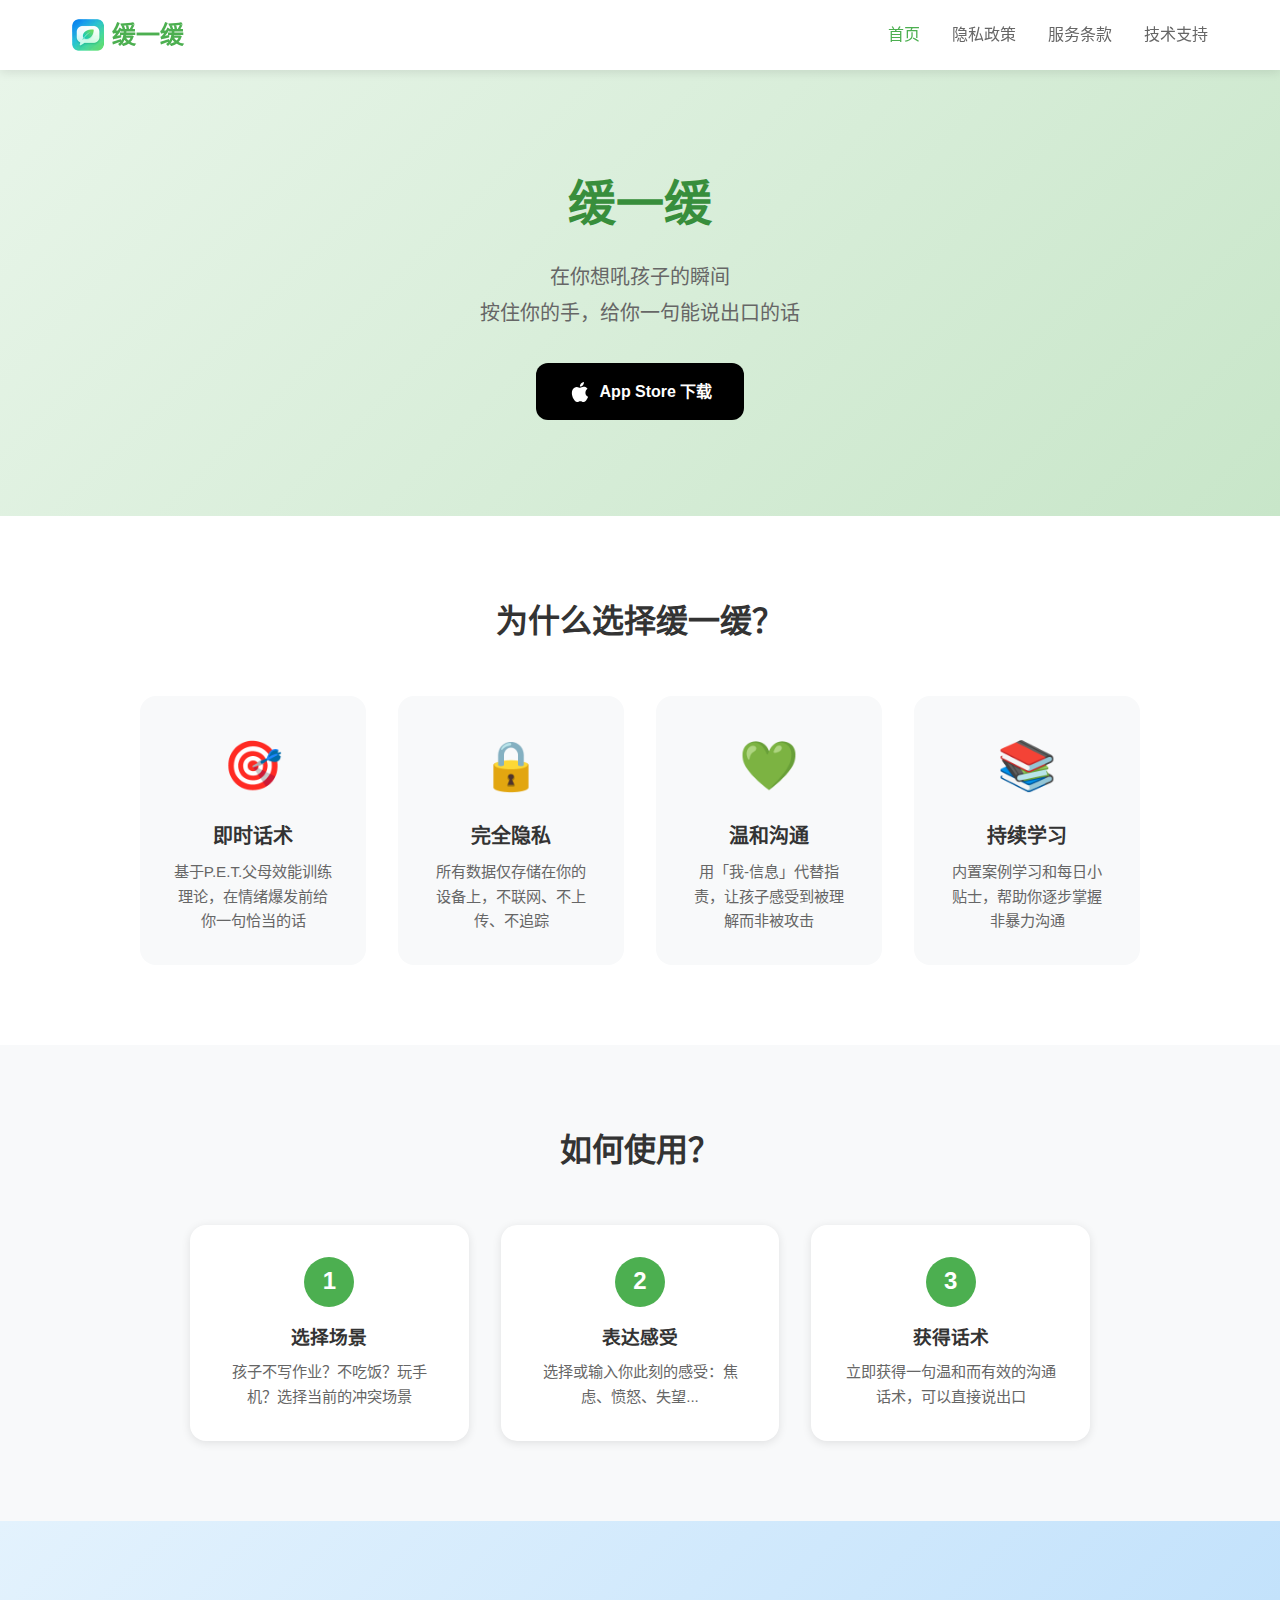
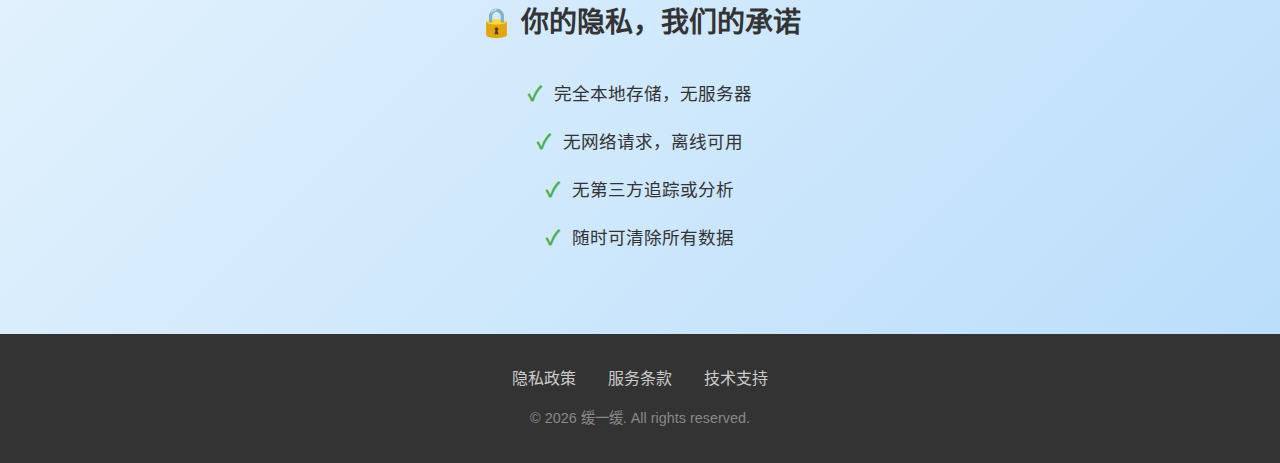
<file: index.html>
<!DOCTYPE html>
<html lang="zh-CN">
<head>
    <meta charset="UTF-8">
    <meta name="viewport" content="width=device-width, initial-scale=1.0">
    <title>缓一缓 - 在你想吼孩子的瞬间，给你一句能说出口的话</title>
    <link rel="stylesheet" href="styles.css">
    <link rel="icon" href="data:image/svg+xml,<svg xmlns='http://www.w3.org/2000/svg' viewBox='0 0 100 100'><text y='.9em' font-size='90'>🤗</text></svg>">
</head>
<body>
    <nav class="navbar">
        <div class="nav-container">
            <a href="index.html" class="logo">缓一缓</a>
            <div class="nav-links">
                <a href="index.html" class="active">首页</a>
                <a href="privacy.html">隐私政策</a>
                <a href="terms.html">服务条款</a>
                <a href="support.html">技术支持</a>
            </div>
        </div>
    </nav>

    <main>
        <!-- Hero Section -->
        <section class="hero">
            <div class="hero-content">
                <h1>缓一缓</h1>
                <p class="tagline">在你想吼孩子的瞬间<br>按住你的手，给你一句能说出口的话</p>
                <a href="#" class="download-btn">
                    <svg class="apple-icon" viewBox="0 0 24 24" fill="currentColor">
                        <path d="M18.71 19.5c-.83 1.24-1.71 2.45-3.05 2.47-1.34.03-1.77-.79-3.29-.79-1.53 0-2 .77-3.27.82-1.31.05-2.3-1.32-3.14-2.53C4.25 17 2.94 12.45 4.7 9.39c.87-1.52 2.43-2.48 4.12-2.51 1.28-.02 2.5.87 3.29.87.78 0 2.26-1.07 3.81-.91.65.03 2.47.26 3.64 1.98-.09.06-2.17 1.28-2.15 3.81.03 3.02 2.65 4.03 2.68 4.04-.03.07-.42 1.44-1.38 2.83M13 3.5c.73-.83 1.94-1.46 2.94-1.5.13 1.17-.34 2.35-1.04 3.19-.69.85-1.83 1.51-2.95 1.42-.15-1.15.41-2.35 1.05-3.11z"/>
                    </svg>
                    App Store 下载
                </a>
            </div>
        </section>

        <!-- Features Section -->
        <section class="features">
            <h2>为什么选择缓一缓？</h2>
            <div class="features-grid">
                <div class="feature-card">
                    <div class="feature-icon">🎯</div>
                    <h3>即时话术</h3>
                    <p>基于P.E.T.父母效能训练理论，在情绪爆发前给你一句恰当的话</p>
                </div>
                <div class="feature-card">
                    <div class="feature-icon">🔒</div>
                    <h3>完全隐私</h3>
                    <p>所有数据仅存储在你的设备上，不联网、不上传、不追踪</p>
                </div>
                <div class="feature-card">
                    <div class="feature-icon">💚</div>
                    <h3>温和沟通</h3>
                    <p>用「我-信息」代替指责，让孩子感受到被理解而非被攻击</p>
                </div>
                <div class="feature-card">
                    <div class="feature-icon">📚</div>
                    <h3>持续学习</h3>
                    <p>内置案例学习和每日小贴士，帮助你逐步掌握非暴力沟通</p>
                </div>
            </div>
        </section>

        <!-- How it works -->
        <section class="how-it-works">
            <h2>如何使用？</h2>
            <div class="steps">
                <div class="step">
                    <div class="step-number">1</div>
                    <h3>选择场景</h3>
                    <p>孩子不写作业？不吃饭？玩手机？选择当前的冲突场景</p>
                </div>
                <div class="step">
                    <div class="step-number">2</div>
                    <h3>表达感受</h3>
                    <p>选择或输入你此刻的感受：焦虑、愤怒、失望...</p>
                </div>
                <div class="step">
                    <div class="step-number">3</div>
                    <h3>获得话术</h3>
                    <p>立即获得一句温和而有效的沟通话术，可以直接说出口</p>
                </div>
            </div>
        </section>

        <!-- Privacy Highlight -->
        <section class="privacy-highlight">
            <div class="privacy-content">
                <h2>🔒 你的隐私，我们的承诺</h2>
                <div class="privacy-points">
                    <div class="privacy-point">
                        <span class="check">✓</span>
                        <span>完全本地存储，无服务器</span>
                    </div>
                    <div class="privacy-point">
                        <span class="check">✓</span>
                        <span>无网络请求，离线可用</span>
                    </div>
                    <div class="privacy-point">
                        <span class="check">✓</span>
                        <span>无第三方追踪或分析</span>
                    </div>
                    <div class="privacy-point">
                        <span class="check">✓</span>
                        <span>随时可清除所有数据</span>
                    </div>
                </div>
            </div>
        </section>
    </main>

    <footer>
        <div class="footer-content">
            <div class="footer-links">
                <a href="privacy.html">隐私政策</a>
                <a href="terms.html">服务条款</a>
                <a href="support.html">技术支持</a>
            </div>
            <p class="copyright">© 2026 缓一缓. All rights reserved.</p>
        </div>
    </footer>
</body>
</html>
</file>
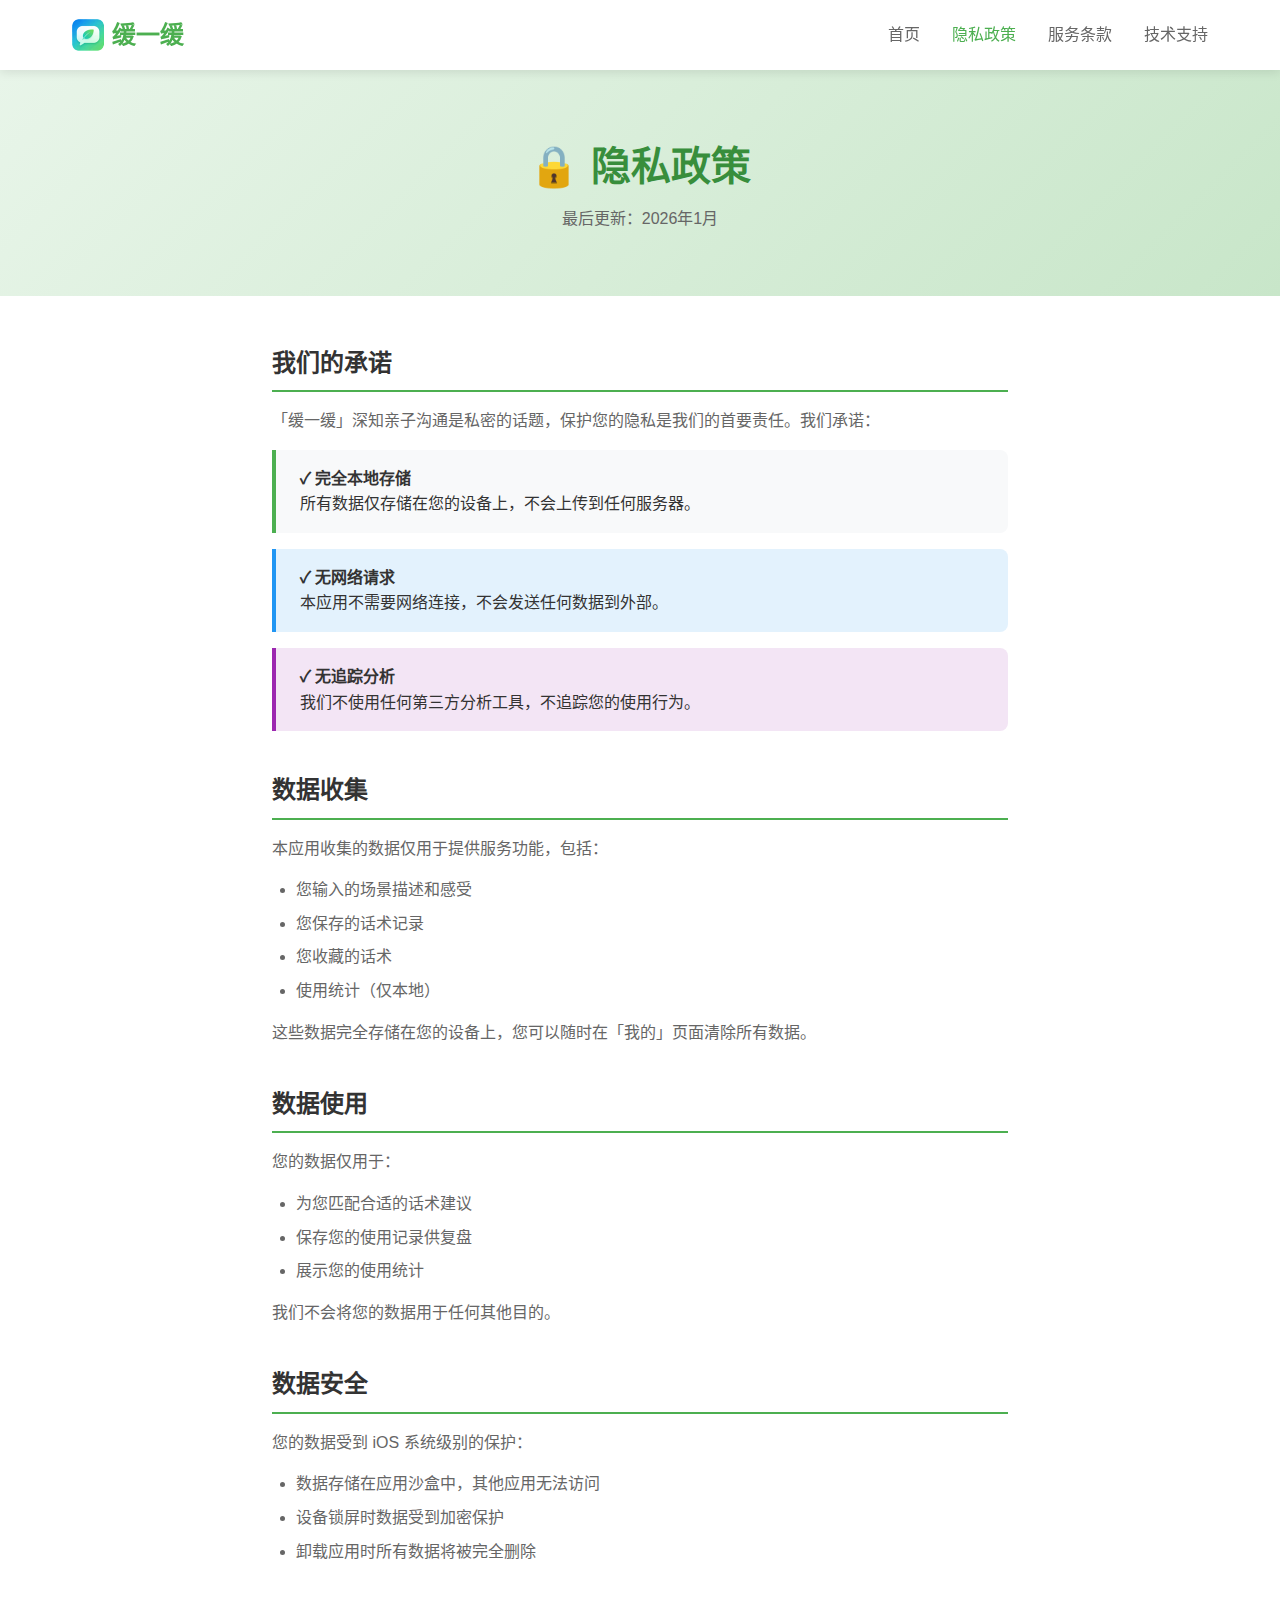
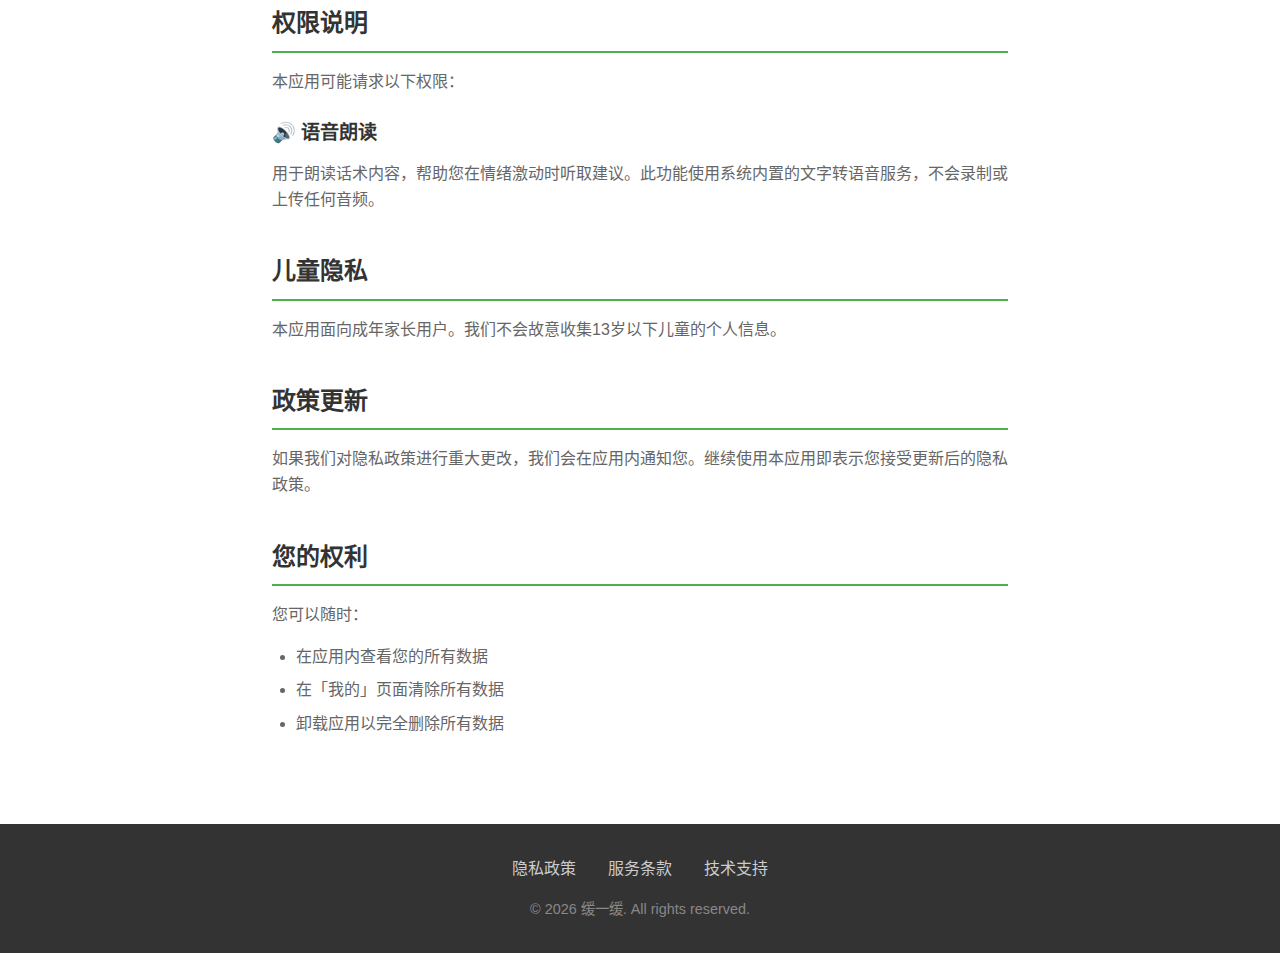
<file: privacy.html>
<!DOCTYPE html>
<html lang="zh-CN">
<head>
    <meta charset="UTF-8">
    <meta name="viewport" content="width=device-width, initial-scale=1.0">
    <title>隐私政策 - 缓一缓</title>
    <link rel="stylesheet" href="styles.css">
    <link rel="icon" href="data:image/svg+xml,<svg xmlns='http://www.w3.org/2000/svg' viewBox='0 0 100 100'><text y='.9em' font-size='90'>🤗</text></svg>">
</head>
<body>
    <nav class="navbar">
        <div class="nav-container">
            <a href="index.html" class="logo">缓一缓</a>
            <div class="nav-links">
                <a href="index.html">首页</a>
                <a href="privacy.html" class="active">隐私政策</a>
                <a href="terms.html">服务条款</a>
                <a href="support.html">技术支持</a>
            </div>
        </div>
    </nav>

    <main>
        <section class="page-header">
            <h1>🔒 隐私政策</h1>
            <p>最后更新：2026年1月</p>
        </section>

        <div class="page-content">
            <section class="content-section">
                <h2>我们的承诺</h2>
                <p>「缓一缓」深知亲子沟通是私密的话题，保护您的隐私是我们的首要责任。我们承诺：</p>
                
                <div class="highlight-box">
                    <strong>✓ 完全本地存储</strong><br>
                    所有数据仅存储在您的设备上，不会上传到任何服务器。
                </div>
                
                <div class="highlight-box blue">
                    <strong>✓ 无网络请求</strong><br>
                    本应用不需要网络连接，不会发送任何数据到外部。
                </div>
                
                <div class="highlight-box purple">
                    <strong>✓ 无追踪分析</strong><br>
                    我们不使用任何第三方分析工具，不追踪您的使用行为。
                </div>
            </section>

            <section class="content-section">
                <h2>数据收集</h2>
                <p>本应用收集的数据仅用于提供服务功能，包括：</p>
                <ul>
                    <li>您输入的场景描述和感受</li>
                    <li>您保存的话术记录</li>
                    <li>您收藏的话术</li>
                    <li>使用统计（仅本地）</li>
                </ul>
                <p>这些数据完全存储在您的设备上，您可以随时在「我的」页面清除所有数据。</p>
            </section>

            <section class="content-section">
                <h2>数据使用</h2>
                <p>您的数据仅用于：</p>
                <ul>
                    <li>为您匹配合适的话术建议</li>
                    <li>保存您的使用记录供复盘</li>
                    <li>展示您的使用统计</li>
                </ul>
                <p>我们不会将您的数据用于任何其他目的。</p>
            </section>

            <section class="content-section">
                <h2>数据安全</h2>
                <p>您的数据受到 iOS 系统级别的保护：</p>
                <ul>
                    <li>数据存储在应用沙盒中，其他应用无法访问</li>
                    <li>设备锁屏时数据受到加密保护</li>
                    <li>卸载应用时所有数据将被完全删除</li>
                </ul>
            </section>

            <section class="content-section">
                <h2>权限说明</h2>
                <p>本应用可能请求以下权限：</p>
                
                <h3>🔊 语音朗读</h3>
                <p>用于朗读话术内容，帮助您在情绪激动时听取建议。此功能使用系统内置的文字转语音服务，不会录制或上传任何音频。</p>
            </section>

            <section class="content-section">
                <h2>儿童隐私</h2>
                <p>本应用面向成年家长用户。我们不会故意收集13岁以下儿童的个人信息。</p>
            </section>

            <section class="content-section">
                <h2>政策更新</h2>
                <p>如果我们对隐私政策进行重大更改，我们会在应用内通知您。继续使用本应用即表示您接受更新后的隐私政策。</p>
            </section>

            <section class="content-section">
                <h2>您的权利</h2>
                <p>您可以随时：</p>
                <ul>
                    <li>在应用内查看您的所有数据</li>
                    <li>在「我的」页面清除所有数据</li>
                    <li>卸载应用以完全删除所有数据</li>
                </ul>
            </section>
        </div>
    </main>

    <footer>
        <div class="footer-content">
            <div class="footer-links">
                <a href="privacy.html">隐私政策</a>
                <a href="terms.html">服务条款</a>
                <a href="support.html">技术支持</a>
            </div>
            <p class="copyright">© 2026 缓一缓. All rights reserved.</p>
        </div>
    </footer>
</body>
</html>
</file>
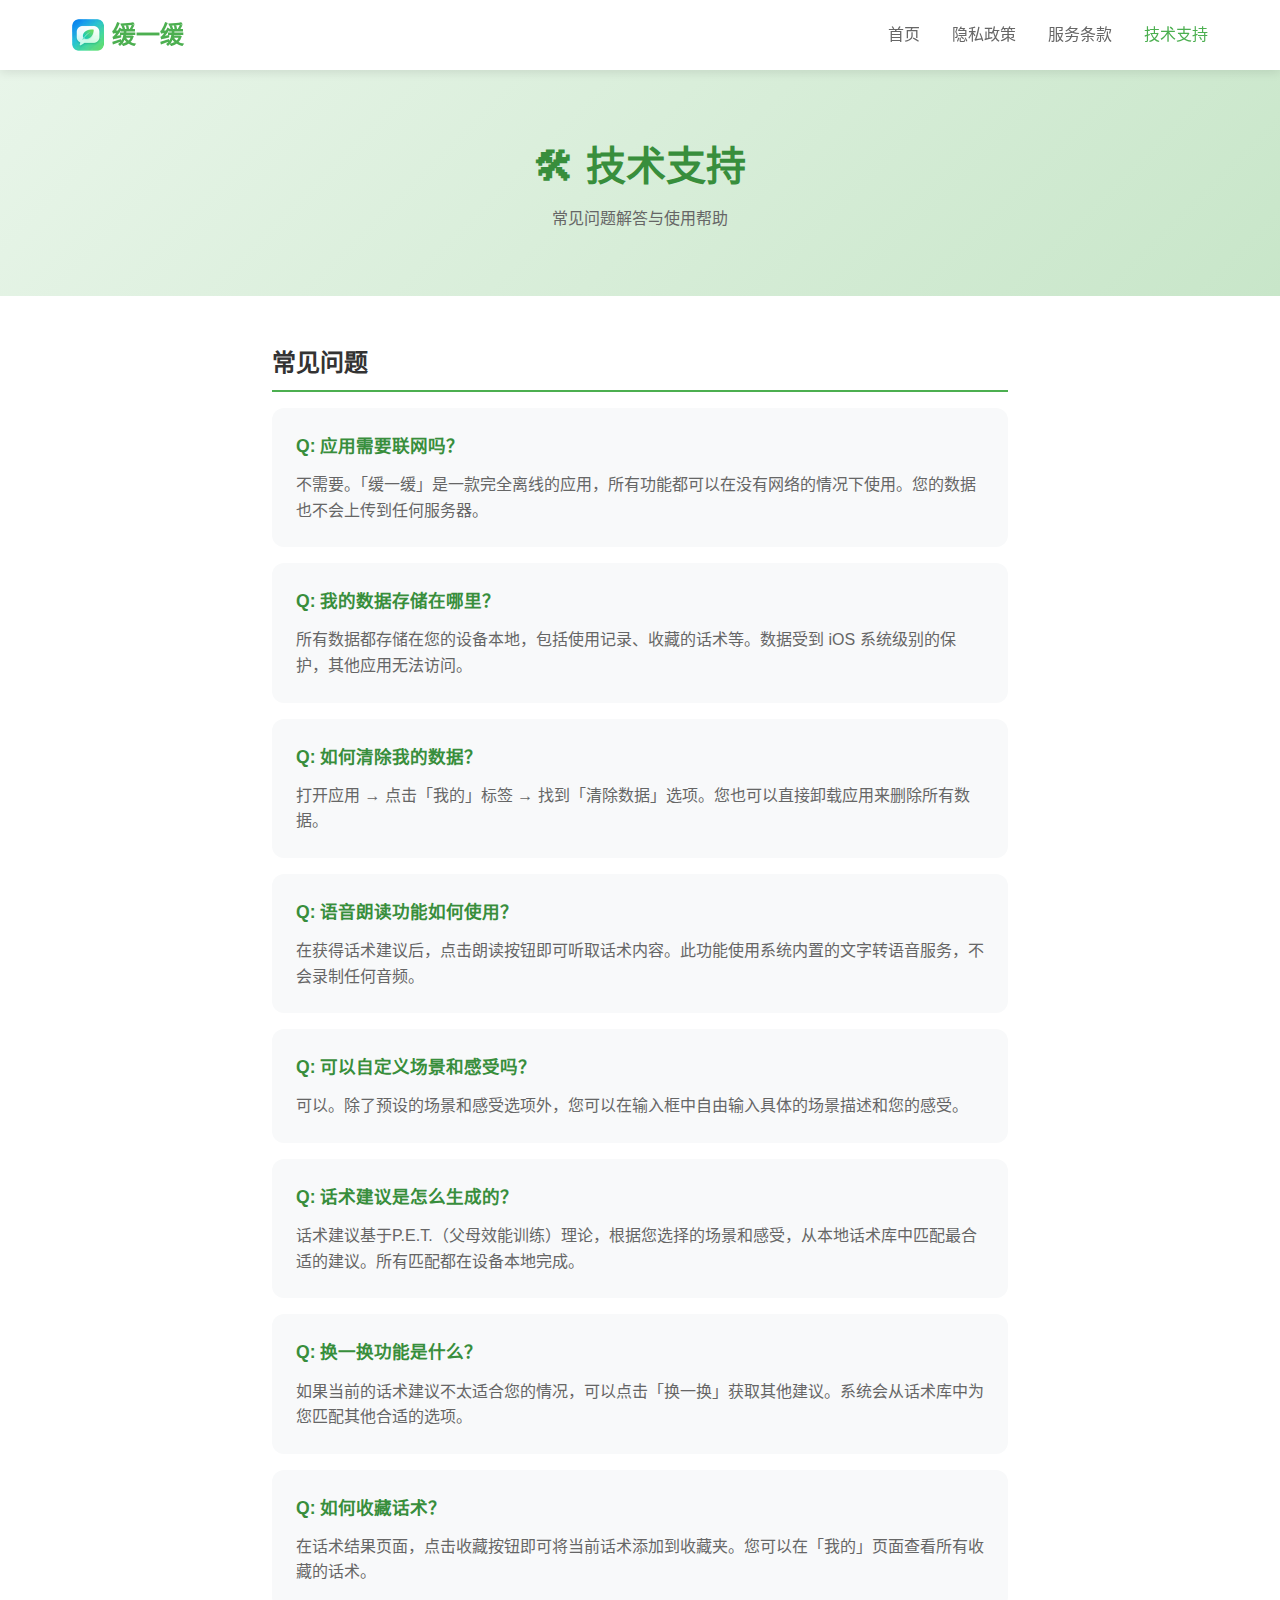
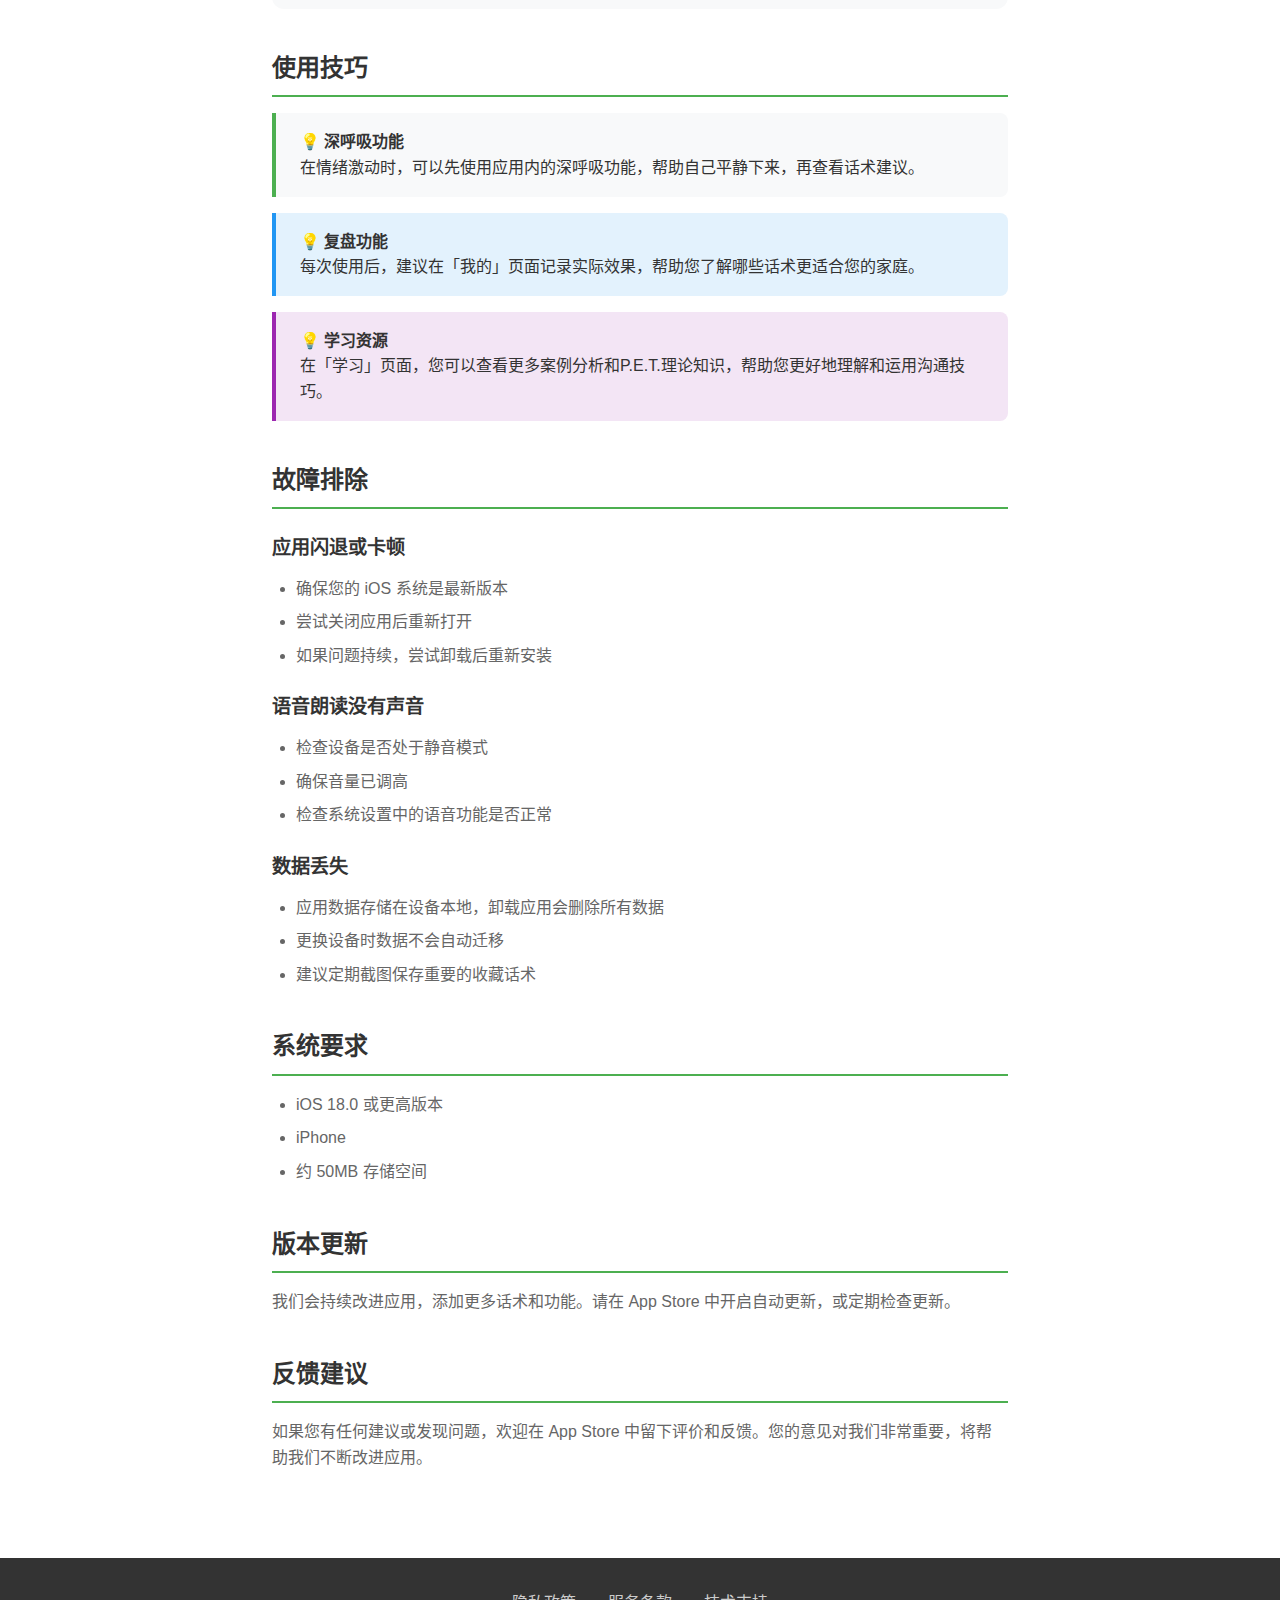
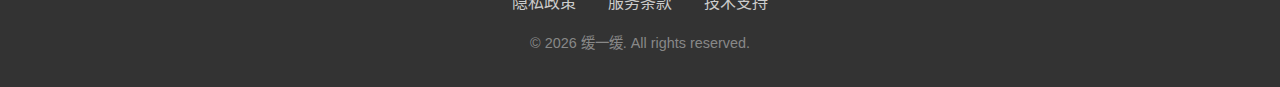
<file: support.html>
<!DOCTYPE html>
<html lang="zh-CN">
<head>
    <meta charset="UTF-8">
    <meta name="viewport" content="width=device-width, initial-scale=1.0">
    <title>技术支持 - 缓一缓</title>
    <link rel="stylesheet" href="styles.css">
    <link rel="icon" href="data:image/svg+xml,<svg xmlns='http://www.w3.org/2000/svg' viewBox='0 0 100 100'><text y='.9em' font-size='90'>🤗</text></svg>">
</head>
<body>
    <nav class="navbar">
        <div class="nav-container">
            <a href="index.html" class="logo">缓一缓</a>
            <div class="nav-links">
                <a href="index.html">首页</a>
                <a href="privacy.html">隐私政策</a>
                <a href="terms.html">服务条款</a>
                <a href="support.html" class="active">技术支持</a>
            </div>
        </div>
    </nav>

    <main>
        <section class="page-header">
            <h1>🛠 技术支持</h1>
            <p>常见问题解答与使用帮助</p>
        </section>

        <div class="page-content">
            <section class="content-section">
                <h2>常见问题</h2>
                
                <div class="faq-item">
                    <h3>Q: 应用需要联网吗？</h3>
                    <p>不需要。「缓一缓」是一款完全离线的应用，所有功能都可以在没有网络的情况下使用。您的数据也不会上传到任何服务器。</p>
                </div>
                
                <div class="faq-item">
                    <h3>Q: 我的数据存储在哪里？</h3>
                    <p>所有数据都存储在您的设备本地，包括使用记录、收藏的话术等。数据受到 iOS 系统级别的保护，其他应用无法访问。</p>
                </div>
                
                <div class="faq-item">
                    <h3>Q: 如何清除我的数据？</h3>
                    <p>打开应用 → 点击「我的」标签 → 找到「清除数据」选项。您也可以直接卸载应用来删除所有数据。</p>
                </div>
                
                <div class="faq-item">
                    <h3>Q: 语音朗读功能如何使用？</h3>
                    <p>在获得话术建议后，点击朗读按钮即可听取话术内容。此功能使用系统内置的文字转语音服务，不会录制任何音频。</p>
                </div>
                
                <div class="faq-item">
                    <h3>Q: 可以自定义场景和感受吗？</h3>
                    <p>可以。除了预设的场景和感受选项外，您可以在输入框中自由输入具体的场景描述和您的感受。</p>
                </div>
                
                <div class="faq-item">
                    <h3>Q: 话术建议是怎么生成的？</h3>
                    <p>话术建议基于P.E.T.（父母效能训练）理论，根据您选择的场景和感受，从本地话术库中匹配最合适的建议。所有匹配都在设备本地完成。</p>
                </div>
                
                <div class="faq-item">
                    <h3>Q: 换一换功能是什么？</h3>
                    <p>如果当前的话术建议不太适合您的情况，可以点击「换一换」获取其他建议。系统会从话术库中为您匹配其他合适的选项。</p>
                </div>
                
                <div class="faq-item">
                    <h3>Q: 如何收藏话术？</h3>
                    <p>在话术结果页面，点击收藏按钮即可将当前话术添加到收藏夹。您可以在「我的」页面查看所有收藏的话术。</p>
                </div>
            </section>

            <section class="content-section">
                <h2>使用技巧</h2>
                
                <div class="highlight-box">
                    <strong>💡 深呼吸功能</strong><br>
                    在情绪激动时，可以先使用应用内的深呼吸功能，帮助自己平静下来，再查看话术建议。
                </div>
                
                <div class="highlight-box blue">
                    <strong>💡 复盘功能</strong><br>
                    每次使用后，建议在「我的」页面记录实际效果，帮助您了解哪些话术更适合您的家庭。
                </div>
                
                <div class="highlight-box purple">
                    <strong>💡 学习资源</strong><br>
                    在「学习」页面，您可以查看更多案例分析和P.E.T.理论知识，帮助您更好地理解和运用沟通技巧。
                </div>
            </section>

            <section class="content-section">
                <h2>故障排除</h2>
                
                <h3>应用闪退或卡顿</h3>
                <ul>
                    <li>确保您的 iOS 系统是最新版本</li>
                    <li>尝试关闭应用后重新打开</li>
                    <li>如果问题持续，尝试卸载后重新安装</li>
                </ul>
                
                <h3>语音朗读没有声音</h3>
                <ul>
                    <li>检查设备是否处于静音模式</li>
                    <li>确保音量已调高</li>
                    <li>检查系统设置中的语音功能是否正常</li>
                </ul>
                
                <h3>数据丢失</h3>
                <ul>
                    <li>应用数据存储在设备本地，卸载应用会删除所有数据</li>
                    <li>更换设备时数据不会自动迁移</li>
                    <li>建议定期截图保存重要的收藏话术</li>
                </ul>
            </section>

            <section class="content-section">
                <h2>系统要求</h2>
                <ul>
                    <li>iOS 18.0 或更高版本</li>
                    <li>iPhone</li>
                    <li>约 50MB 存储空间</li>
                </ul>
            </section>

            <section class="content-section">
                <h2>版本更新</h2>
                <p>我们会持续改进应用，添加更多话术和功能。请在 App Store 中开启自动更新，或定期检查更新。</p>
            </section>

            <section class="content-section">
                <h2>反馈建议</h2>
                <p>如果您有任何建议或发现问题，欢迎在 App Store 中留下评价和反馈。您的意见对我们非常重要，将帮助我们不断改进应用。</p>
            </section>
        </div>
    </main>

    <footer>
        <div class="footer-content">
            <div class="footer-links">
                <a href="privacy.html">隐私政策</a>
                <a href="terms.html">服务条款</a>
                <a href="support.html">技术支持</a>
            </div>
            <p class="copyright">© 2026 缓一缓. All rights reserved.</p>
        </div>
    </footer>
</body>
</html>
</file>
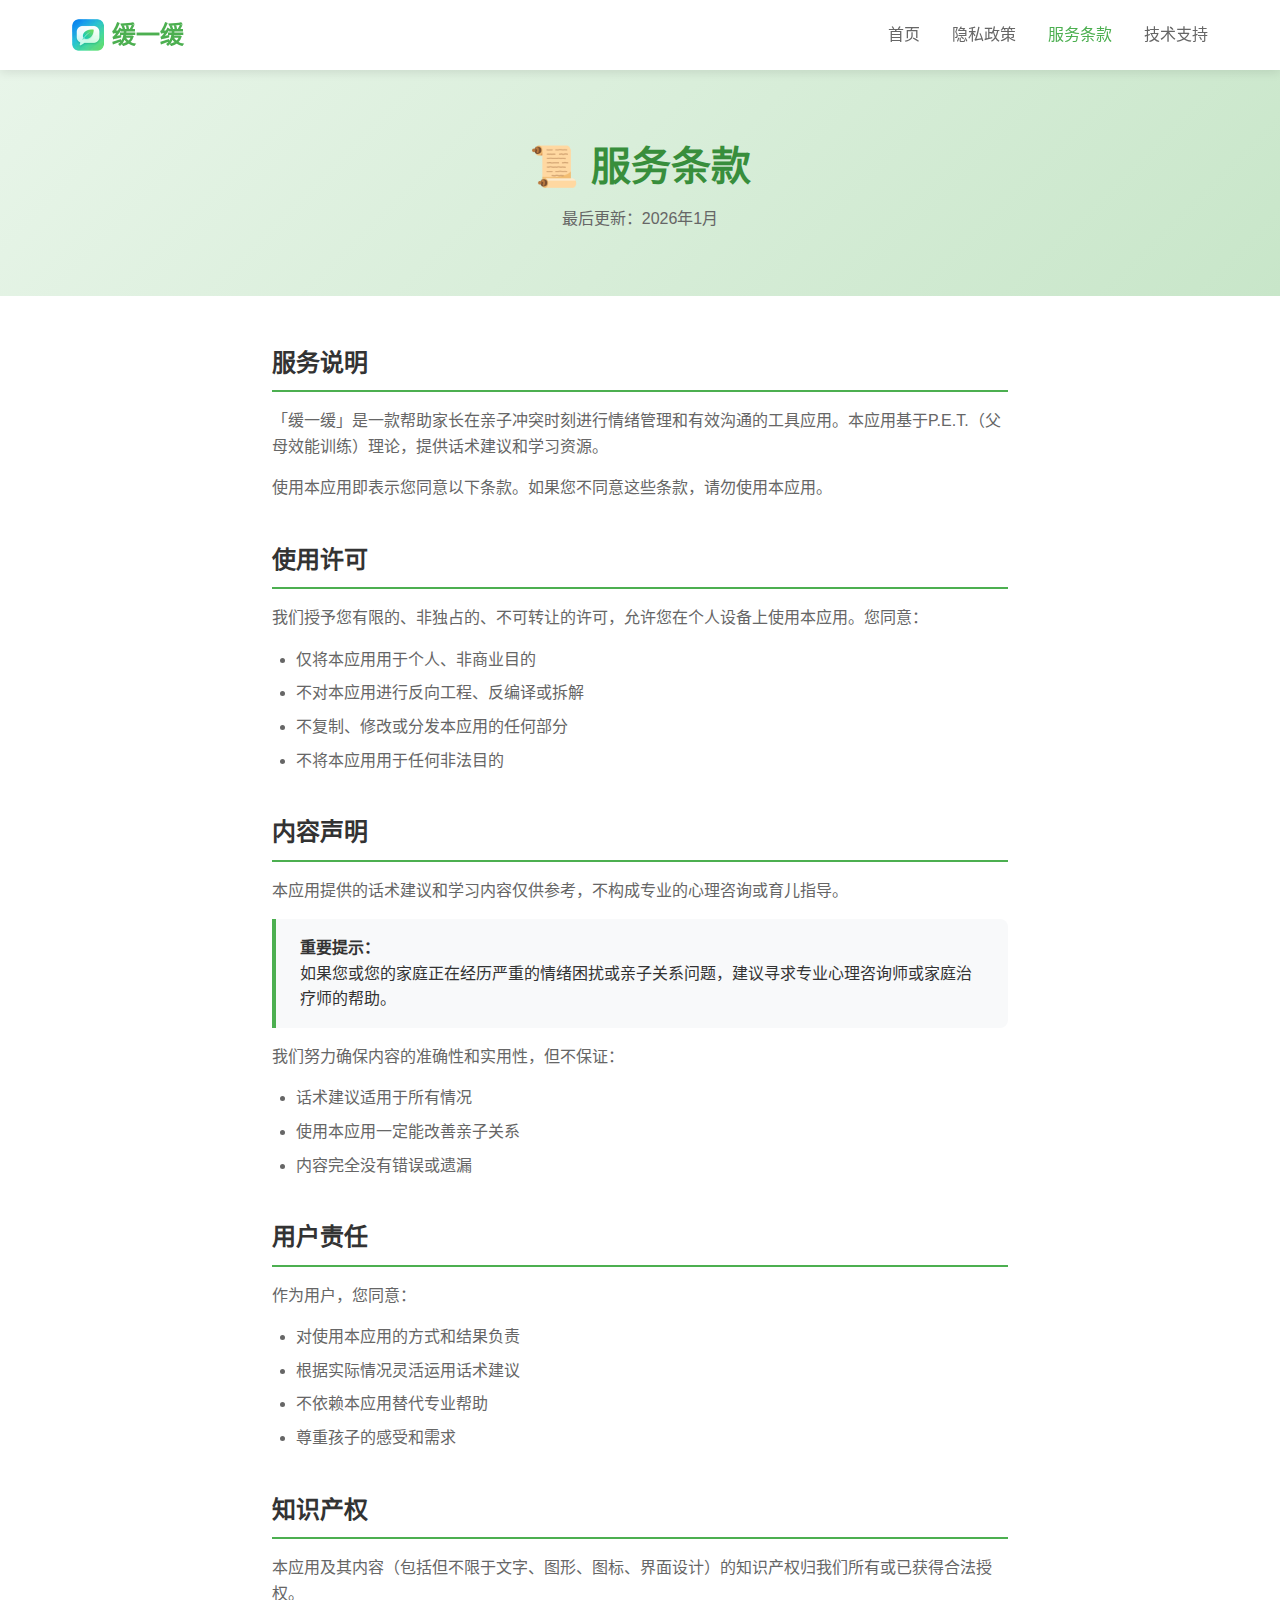
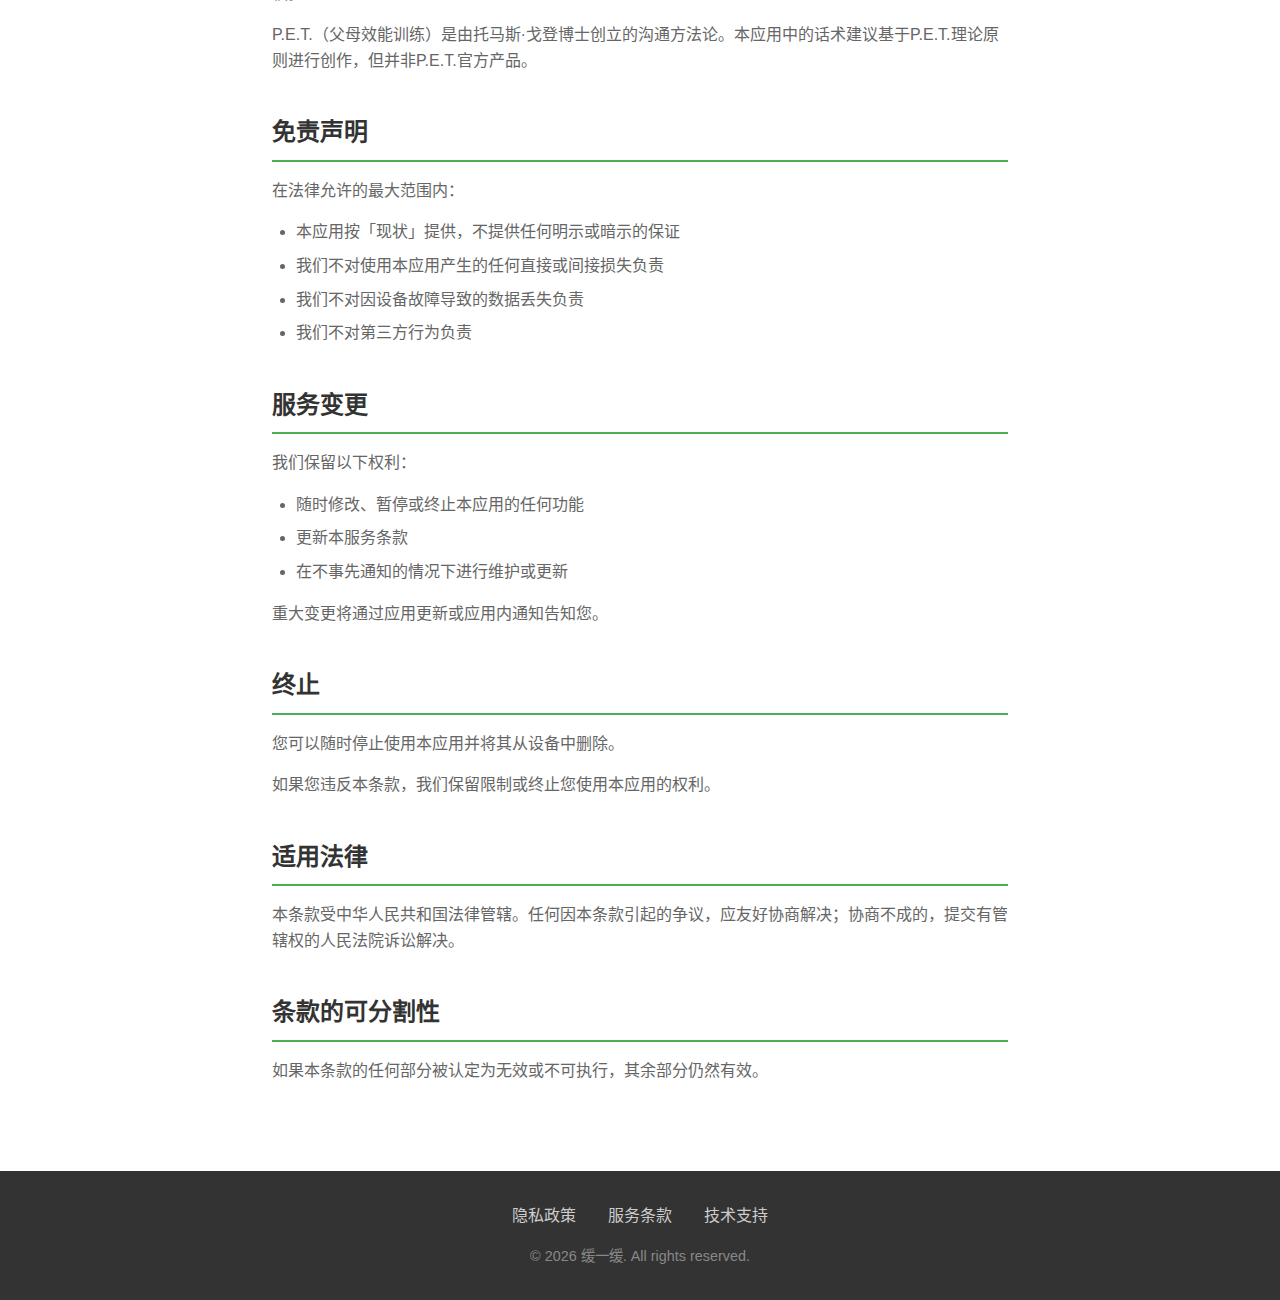
<file: terms.html>
<!DOCTYPE html>
<html lang="zh-CN">
<head>
    <meta charset="UTF-8">
    <meta name="viewport" content="width=device-width, initial-scale=1.0">
    <title>服务条款 - 缓一缓</title>
    <link rel="stylesheet" href="styles.css">
    <link rel="icon" href="data:image/svg+xml,<svg xmlns='http://www.w3.org/2000/svg' viewBox='0 0 100 100'><text y='.9em' font-size='90'>🤗</text></svg>">
</head>
<body>
    <nav class="navbar">
        <div class="nav-container">
            <a href="index.html" class="logo">缓一缓</a>
            <div class="nav-links">
                <a href="index.html">首页</a>
                <a href="privacy.html">隐私政策</a>
                <a href="terms.html" class="active">服务条款</a>
                <a href="support.html">技术支持</a>
            </div>
        </div>
    </nav>

    <main>
        <section class="page-header">
            <h1>📜 服务条款</h1>
            <p>最后更新：2026年1月</p>
        </section>

        <div class="page-content">
            <section class="content-section">
                <h2>服务说明</h2>
                <p>「缓一缓」是一款帮助家长在亲子冲突时刻进行情绪管理和有效沟通的工具应用。本应用基于P.E.T.（父母效能训练）理论，提供话术建议和学习资源。</p>
                <p>使用本应用即表示您同意以下条款。如果您不同意这些条款，请勿使用本应用。</p>
            </section>

            <section class="content-section">
                <h2>使用许可</h2>
                <p>我们授予您有限的、非独占的、不可转让的许可，允许您在个人设备上使用本应用。您同意：</p>
                <ul>
                    <li>仅将本应用用于个人、非商业目的</li>
                    <li>不对本应用进行反向工程、反编译或拆解</li>
                    <li>不复制、修改或分发本应用的任何部分</li>
                    <li>不将本应用用于任何非法目的</li>
                </ul>
            </section>

            <section class="content-section">
                <h2>内容声明</h2>
                <p>本应用提供的话术建议和学习内容仅供参考，不构成专业的心理咨询或育儿指导。</p>
                
                <div class="highlight-box">
                    <strong>重要提示：</strong><br>
                    如果您或您的家庭正在经历严重的情绪困扰或亲子关系问题，建议寻求专业心理咨询师或家庭治疗师的帮助。
                </div>
                
                <p>我们努力确保内容的准确性和实用性，但不保证：</p>
                <ul>
                    <li>话术建议适用于所有情况</li>
                    <li>使用本应用一定能改善亲子关系</li>
                    <li>内容完全没有错误或遗漏</li>
                </ul>
            </section>

            <section class="content-section">
                <h2>用户责任</h2>
                <p>作为用户，您同意：</p>
                <ul>
                    <li>对使用本应用的方式和结果负责</li>
                    <li>根据实际情况灵活运用话术建议</li>
                    <li>不依赖本应用替代专业帮助</li>
                    <li>尊重孩子的感受和需求</li>
                </ul>
            </section>

            <section class="content-section">
                <h2>知识产权</h2>
                <p>本应用及其内容（包括但不限于文字、图形、图标、界面设计）的知识产权归我们所有或已获得合法授权。</p>
                <p>P.E.T.（父母效能训练）是由托马斯·戈登博士创立的沟通方法论。本应用中的话术建议基于P.E.T.理论原则进行创作，但并非P.E.T.官方产品。</p>
            </section>

            <section class="content-section">
                <h2>免责声明</h2>
                <p>在法律允许的最大范围内：</p>
                <ul>
                    <li>本应用按「现状」提供，不提供任何明示或暗示的保证</li>
                    <li>我们不对使用本应用产生的任何直接或间接损失负责</li>
                    <li>我们不对因设备故障导致的数据丢失负责</li>
                    <li>我们不对第三方行为负责</li>
                </ul>
            </section>

            <section class="content-section">
                <h2>服务变更</h2>
                <p>我们保留以下权利：</p>
                <ul>
                    <li>随时修改、暂停或终止本应用的任何功能</li>
                    <li>更新本服务条款</li>
                    <li>在不事先通知的情况下进行维护或更新</li>
                </ul>
                <p>重大变更将通过应用更新或应用内通知告知您。</p>
            </section>

            <section class="content-section">
                <h2>终止</h2>
                <p>您可以随时停止使用本应用并将其从设备中删除。</p>
                <p>如果您违反本条款，我们保留限制或终止您使用本应用的权利。</p>
            </section>

            <section class="content-section">
                <h2>适用法律</h2>
                <p>本条款受中华人民共和国法律管辖。任何因本条款引起的争议，应友好协商解决；协商不成的，提交有管辖权的人民法院诉讼解决。</p>
            </section>

            <section class="content-section">
                <h2>条款的可分割性</h2>
                <p>如果本条款的任何部分被认定为无效或不可执行，其余部分仍然有效。</p>
            </section>
        </div>
    </main>

    <footer>
        <div class="footer-content">
            <div class="footer-links">
                <a href="privacy.html">隐私政策</a>
                <a href="terms.html">服务条款</a>
                <a href="support.html">技术支持</a>
            </div>
            <p class="copyright">© 2026 缓一缓. All rights reserved.</p>
        </div>
    </footer>
</body>
</html>
</file>
<file: styles.css>
/* 基础样式 */
* {
    margin: 0;
    padding: 0;
    box-sizing: border-box;
}

:root {
    --primary-color: #4CAF50;
    --primary-dark: #388E3C;
    --text-color: #333;
    --text-light: #666;
    --bg-light: #f8f9fa;
    --white: #fff;
    --shadow: 0 2px 10px rgba(0,0,0,0.1);
    --shadow-lg: 0 4px 20px rgba(0,0,0,0.15);
}

body {
    font-family: -apple-system, BlinkMacSystemFont, 'Segoe UI', Roboto, 'Helvetica Neue', Arial, sans-serif;
    line-height: 1.6;
    color: var(--text-color);
}

/* 导航栏 */
.navbar {
    background: var(--white);
    box-shadow: var(--shadow);
    position: fixed;
    width: 100%;
    top: 0;
    z-index: 1000;
}

.nav-container {
    max-width: 1200px;
    margin: 0 auto;
    padding: 1rem 2rem;
    display: flex;
    justify-content: space-between;
    align-items: center;
}

.logo {
    font-size: 1.5rem;
    font-weight: bold;
    color: var(--primary-color);
    text-decoration: none;
    display: inline-flex;
    align-items: center;
    gap: 0.5rem;
}

.logo::before {
    content: '';
    display: inline-block;
    width: 32px;
    height: 32px;
    background-image: url('[data-uri]');
    background-size: contain;
    background-repeat: no-repeat;
    background-position: center;
    border-radius: 6px;
}

.nav-links {
    display: flex;
    gap: 2rem;
}

.nav-links a {
    text-decoration: none;
    color: var(--text-light);
    font-weight: 500;
    transition: color 0.3s;
}

.nav-links a:hover,
.nav-links a.active {
    color: var(--primary-color);
}

/* 主内容区 */
main {
    margin-top: 70px;
}

/* Hero 区域 */
.hero {
    background: linear-gradient(135deg, #e8f5e9 0%, #c8e6c9 100%);
    padding: 6rem 2rem;
    text-align: center;
}

.hero-content {
    max-width: 600px;
    margin: 0 auto;
}

.app-icon {
    font-size: 5rem;
    margin-bottom: 1rem;
}

.hero h1 {
    font-size: 3rem;
    color: var(--primary-dark);
    margin-bottom: 1rem;
}

.tagline {
    font-size: 1.25rem;
    color: var(--text-light);
    margin-bottom: 2rem;
    line-height: 1.8;
}

.download-btn {
    display: inline-flex;
    align-items: center;
    gap: 0.5rem;
    background: #000;
    color: var(--white);
    padding: 1rem 2rem;
    border-radius: 12px;
    text-decoration: none;
    font-weight: 600;
    transition: transform 0.3s, box-shadow 0.3s;
}

.download-btn:hover {
    transform: translateY(-2px);
    box-shadow: var(--shadow-lg);
}

.apple-icon {
    width: 24px;
    height: 24px;
}

/* 特性区域 */
.features {
    padding: 5rem 2rem;
    background: var(--white);
}

.features h2 {
    text-align: center;
    font-size: 2rem;
    margin-bottom: 3rem;
    color: var(--text-color);
}

.features-grid {
    max-width: 1000px;
    margin: 0 auto;
    display: grid;
    grid-template-columns: repeat(auto-fit, minmax(220px, 1fr));
    gap: 2rem;
}

.feature-card {
    text-align: center;
    padding: 2rem;
    border-radius: 16px;
    background: var(--bg-light);
    transition: transform 0.3s, box-shadow 0.3s;
}

.feature-card:hover {
    transform: translateY(-5px);
    box-shadow: var(--shadow);
}

.feature-icon {
    font-size: 3rem;
    margin-bottom: 1rem;
}

.feature-card h3 {
    font-size: 1.25rem;
    margin-bottom: 0.5rem;
    color: var(--text-color);
}

.feature-card p {
    color: var(--text-light);
    font-size: 0.95rem;
}

/* 使用步骤 */
.how-it-works {
    padding: 5rem 2rem;
    background: var(--bg-light);
}

.how-it-works h2 {
    text-align: center;
    font-size: 2rem;
    margin-bottom: 3rem;
}

.steps {
    max-width: 900px;
    margin: 0 auto;
    display: flex;
    justify-content: center;
    gap: 2rem;
    flex-wrap: wrap;
}

.step {
    flex: 1;
    min-width: 250px;
    max-width: 280px;
    text-align: center;
    padding: 2rem;
    background: var(--white);
    border-radius: 16px;
    box-shadow: var(--shadow);
}

.step-number {
    width: 50px;
    height: 50px;
    background: var(--primary-color);
    color: var(--white);
    border-radius: 50%;
    display: flex;
    align-items: center;
    justify-content: center;
    font-size: 1.5rem;
    font-weight: bold;
    margin: 0 auto 1rem;
}

.step h3 {
    margin-bottom: 0.5rem;
    color: var(--text-color);
}

.step p {
    color: var(--text-light);
    font-size: 0.95rem;
}

/* 隐私亮点 */
.privacy-highlight {
    padding: 5rem 2rem;
    background: linear-gradient(135deg, #e3f2fd 0%, #bbdefb 100%);
}

.privacy-content {
    max-width: 600px;
    margin: 0 auto;
    text-align: center;
}

.privacy-content h2 {
    font-size: 1.75rem;
    margin-bottom: 2rem;
    color: var(--text-color);
}

.privacy-points {
    display: flex;
    flex-direction: column;
    gap: 1rem;
    align-items: center;
}

.privacy-point {
    display: flex;
    align-items: center;
    gap: 0.75rem;
    font-size: 1.1rem;
}

.check {
    color: var(--primary-color);
    font-weight: bold;
    font-size: 1.25rem;
}

/* 页脚 */
footer {
    background: #333;
    color: var(--white);
    padding: 2rem;
    text-align: center;
}

.footer-links {
    display: flex;
    justify-content: center;
    gap: 2rem;
    margin-bottom: 1rem;
}

.footer-links a {
    color: #ccc;
    text-decoration: none;
    transition: color 0.3s;
}

.footer-links a:hover {
    color: var(--white);
}

.copyright {
    color: #888;
    font-size: 0.9rem;
}

/* 内页通用样式 */
.page-header {
    background: linear-gradient(135deg, #e8f5e9 0%, #c8e6c9 100%);
    padding: 4rem 2rem;
    text-align: center;
}

.page-header h1 {
    font-size: 2.5rem;
    color: var(--primary-dark);
    margin-bottom: 0.5rem;
}

.page-header p {
    color: var(--text-light);
}

.page-content {
    max-width: 800px;
    margin: 0 auto;
    padding: 3rem 2rem;
}

.content-section {
    margin-bottom: 2.5rem;
}

.content-section h2 {
    font-size: 1.5rem;
    color: var(--text-color);
    margin-bottom: 1rem;
    padding-bottom: 0.5rem;
    border-bottom: 2px solid var(--primary-color);
}

.content-section h3 {
    font-size: 1.2rem;
    color: var(--text-color);
    margin: 1.5rem 0 0.75rem;
}

.content-section p {
    color: var(--text-light);
    margin-bottom: 1rem;
}

.content-section ul {
    color: var(--text-light);
    margin-left: 1.5rem;
    margin-bottom: 1rem;
}

.content-section li {
    margin-bottom: 0.5rem;
}

.highlight-box {
    background: var(--bg-light);
    border-left: 4px solid var(--primary-color);
    padding: 1rem 1.5rem;
    margin: 1rem 0;
    border-radius: 0 8px 8px 0;
}

.highlight-box.blue {
    border-left-color: #2196F3;
    background: #e3f2fd;
}

.highlight-box.purple {
    border-left-color: #9C27B0;
    background: #f3e5f5;
}

/* FAQ 样式 */
.faq-item {
    background: var(--bg-light);
    border-radius: 12px;
    padding: 1.5rem;
    margin-bottom: 1rem;
}

.faq-item h3 {
    color: var(--primary-dark);
    margin: 0 0 0.75rem 0;
    font-size: 1.1rem;
}

.faq-item p {
    margin: 0;
    color: var(--text-light);
}

/* 响应式 */
@media (max-width: 768px) {
    .nav-container {
        flex-direction: column;
        gap: 1rem;
    }
    
    .nav-links {
        gap: 1rem;
    }
    
    .hero {
        padding: 4rem 1.5rem;
    }
    
    .hero h1 {
        font-size: 2.25rem;
    }
    
    .tagline {
        font-size: 1.1rem;
    }
    
    .steps {
        flex-direction: column;
        align-items: center;
    }
    
    .footer-links {
        flex-direction: column;
        gap: 1rem;
    }
}
</file>
